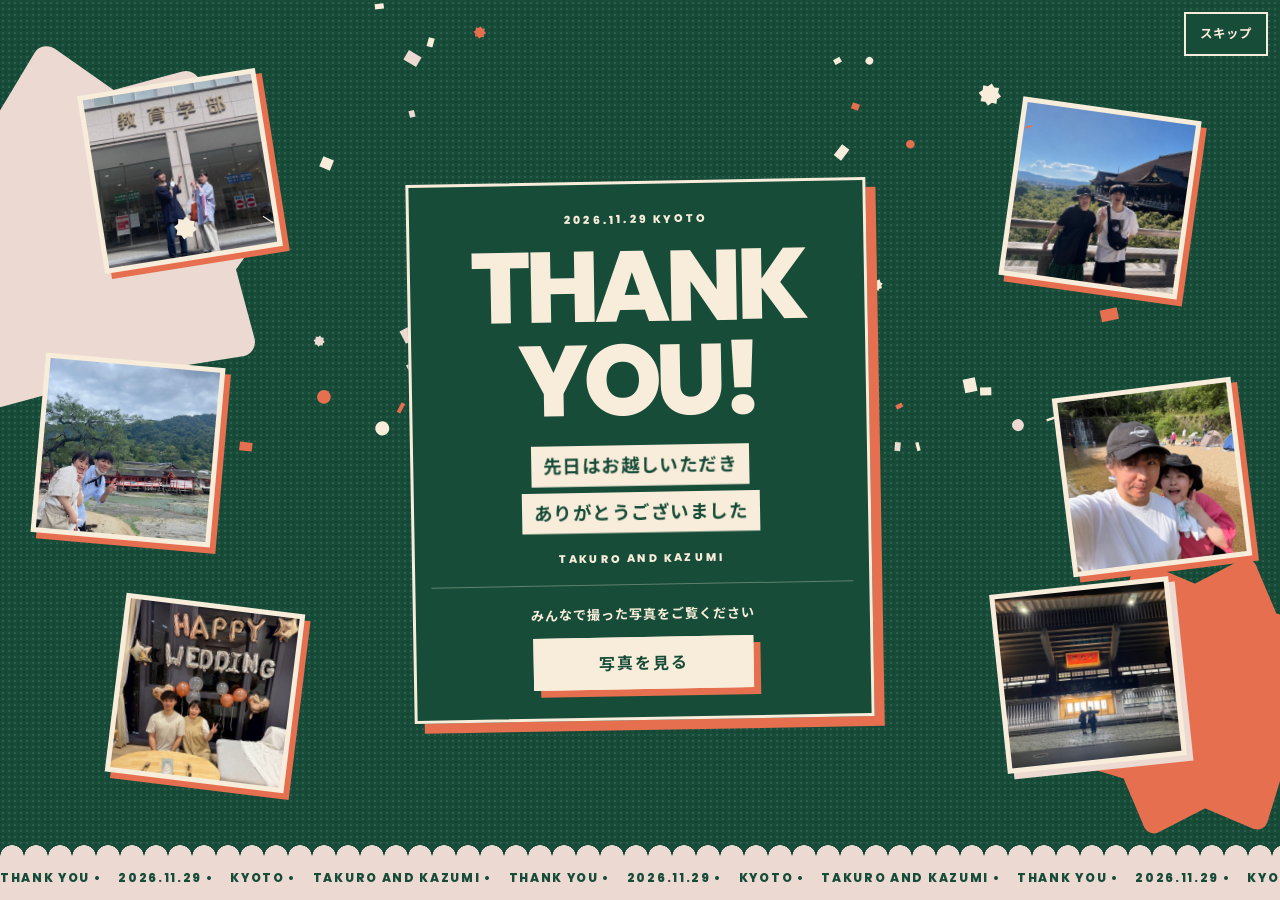
<file: memories.html>
<!DOCTYPE html>
<html lang="ja">
<head>
  <meta charset="UTF-8">
  <meta name="viewport" content="width=device-width, initial-scale=1.0, viewport-fit=cover">
  <meta name="robots" content="noindex, nofollow">
  <meta name="theme-color" content="#174c39">
  <link rel="icon" type="image/svg+xml" href="favicon.svg">
  <link rel="icon" type="image/png" sizes="32x32" href="favicon-32.png">
  <link rel="icon" href="favicon.ico" sizes="any">
  <link rel="apple-touch-icon" href="apple-touch-icon.png">
  <title>Our Memories</title>
  <meta name="description" content="2026年11月28日 29日 京都で撮った写真のアルバムです。">
  <link rel="preconnect" href="https://fonts.googleapis.com">
  <link rel="preconnect" href="https://fonts.gstatic.com" crossorigin>
  <link href="https://fonts.googleapis.com/css2?family=Noto+Sans+JP:wght@400;500;700&family=Noto+Serif+JP:wght@400;500&family=Poppins:wght@400;500;600;800&display=swap" rel="stylesheet">
  <link rel="stylesheet" href="css/theme.css">
  <link rel="stylesheet" href="css/memories.css">
  <link rel="stylesheet" href="css/memories-intro.css">
</head>
<body>
  <!-- オープニング演出（お礼のメッセージ）。中身の文字は memories-intro.js が1文字ずつに分けて動かす -->
  <!-- 見た目は招待状ページ（緑のポスター調）に合わせている。スタイルは css/memories-intro.css -->
  <div class="mem-intro" id="intro" hidden>
    <!-- 下からせり上がる色の面（オレンジ → ピンク → 緑）。最後の緑が地になる -->
    <div class="mem-intro__panel mem-intro__panel--accent" aria-hidden="true"></div>
    <div class="mem-intro__panel mem-intro__panel--soft" aria-hidden="true"></div>
    <div class="mem-intro__panel mem-intro__panel--ground" aria-hidden="true"></div>
    <div class="mem-intro__star mem-intro__star--soft" aria-hidden="true"><i></i></div>
    <div class="mem-intro__star mem-intro__star--accent" aria-hidden="true"><i></i></div>
    <div class="mem-intro__pols" id="introPols" aria-hidden="true"></div>
    <div class="mem-intro__body">
      <div class="mem-intro__card">
        <p class="mem-intro__caps mem-intro__caps--top">2026.11.29 Kyoto</p>
        <p class="mem-intro__thanks" id="introThanks">Thank you!</p>
        <p class="mem-intro__msg" id="introMsg"></p>
        <p class="mem-intro__caps mem-intro__caps--bottom">Takuro and Kazumi</p>
        <div class="mem-intro__next">
          <p class="mem-intro__sub" id="introSub">みんなで撮った写真をご覧ください</p>
          <button class="mem-intro__go" id="introGo" type="button">写真を見る</button>
        </div>
      </div>
    </div>
    <!-- 紙吹雪。カードより後ろ・写真より前を通る（文字に被らないように） -->
    <canvas class="mem-intro__canvas" id="introCanvas" aria-hidden="true"></canvas>
    <div class="mem-intro__band" aria-hidden="true"><div class="mem-intro__band-track" id="introBand"></div></div>
    <div class="mem-intro__out" aria-hidden="true"></div>
    <button class="mem-intro__skip" id="introSkip" type="button">スキップ</button>
  </div>

  <!-- 合言葉の入力 -->
  <section class="mem-gate" id="gate" hidden>
    <div class="mem-gate__deco" aria-hidden="true">
      <span class="mem-star mem-gate__star--soft"></span>
      <span class="mem-star mem-gate__star--accent"></span>
    </div>
    <form class="mem-gate__card" id="gateForm" autocomplete="off">
      <p class="mem-caps">Photo Album</p>
      <h1 class="mem-display mem-gate__title">Our<br>Memories</h1>
      <p class="mem-label">思い出のアルバム</p>
      <p class="mem-gate__text">みんなで撮った写真を<br>ご覧いただけます</p>
      <label class="mem-gate__label" for="gatePass">合言葉</label>
      <input class="mem-gate__input" id="gatePass" type="password" inputmode="text" autocapitalize="off" spellcheck="false" required>
      <button class="mem-btn mem-btn--primary" id="gateBtn" type="submit">ひらく</button>
      <p class="mem-gate__err" id="gateErr" role="alert" hidden></p>
    </form>
  </section>

  <!-- 写真の一覧 -->
  <div class="mem-album" id="album" hidden>
    <header class="mem-top">
      <span class="mem-star mem-top__star" aria-hidden="true"></span>
      <p class="mem-caps" id="topDate">2026.11.28 – 29 Kyoto</p>
      <h1 class="mem-display mem-top__title">Our<br>Memories</h1>
      <p class="mem-label mem-label--paper">思い出のアルバム</p>
    </header>

    <nav class="mem-tabs" id="tabs" role="tablist" aria-label="アルバム" hidden></nav>

    <main class="mem-main">
      <div id="gallery"></div>
      <p class="mem-status" id="status" hidden></p>
    </main>

    <footer class="mem-foot">
      <p class="mem-foot__count" id="total"></p>
      <button class="mem-foot__link" id="relock" type="button">合言葉を入れなおす</button>
    </footer>
  </div>

  <!-- 拡大表示 -->
  <div class="mem-lb" id="lb" role="dialog" aria-modal="true" aria-label="写真の拡大表示" hidden>
    <div class="mem-lb__stage" id="lbStage">
      <img class="mem-lb__img" id="lbImg" alt="">
      <iframe class="mem-lb__video" id="lbVideo" title="動画" allow="autoplay; fullscreen" allowfullscreen hidden></iframe>
    </div>
    <div class="mem-lb__top">
      <span class="mem-lb__count" id="lbCount"></span>
      <button class="mem-icon" id="lbClose" type="button" aria-label="閉じる">
        <svg viewBox="0 0 24 24" aria-hidden="true"><path d="M6 6l12 12M18 6L6 18"/></svg>
      </button>
    </div>
    <button class="mem-icon mem-lb__nav mem-lb__nav--prev" id="lbPrev" type="button" aria-label="前の写真">
      <svg viewBox="0 0 24 24" aria-hidden="true"><path d="M15 5l-7 7 7 7"/></svg>
    </button>
    <button class="mem-icon mem-lb__nav mem-lb__nav--next" id="lbNext" type="button" aria-label="次の写真">
      <svg viewBox="0 0 24 24" aria-hidden="true"><path d="M9 5l7 7-7 7"/></svg>
    </button>
    <div class="mem-lb__cap">
      <span class="mem-label mem-label--paper" id="lbAlbum"></span>
      <span class="mem-lb__meta"><span id="lbAuthor"></span><span class="mem-lb__time" id="lbTime"></span></span>
      <span class="mem-lb__comment" id="lbComment"></span>
    </div>
  </div>

  <script src="core/memories-sealed.js"></script>
  <script src="core/memories-intro.js"></script>
  <script src="core/memories.js"></script>
</body>
</html>
</file>
<file: css/theme.css>
/* ===========================================================================
 * theme.css — トークン既定値（theme.js の DEFAULT_THEME と一致 / Favori 調）
 * applyTheme() がここを上書きする。JS 未実行でも崩れないための保険。
 * フロント・エディター両方が読み込む。
 * =========================================================================== */
:root {
  --pink: #ecd9d1;
  --pinkSoft: #f5e9e4;
  --coral: #ec775b;
  --coral-deep: #d8623f;
  --sage: #c6cec9;
  --sageSoft: #dde2de;
  --ink: #333333;
  --muted: #9c9c9c;
  --paper: #ffffff;
  --line: #d9d9d9;

  /* 旅のしおり（.page--guide）の地色。サイドバー等
     .page--guide の外側からも参照するため :root に置く。 */
  --guide-bg: #fdeef2;

  --font-body: 'Noto Sans JP', sans-serif;
  --font-display: 'Noto Serif JP', serif;
  --font-accent: 'Poppins', sans-serif;

  /* DESIGN.md: radius 4 / 8 / 40 */
  --radius-xs: 4px;
  --radius: 8px;
  --radius-pill: 40px;

  --section-pad: 64px;
  --motion: 350ms;
  --shadow-soft: 0 8px 24px rgba(51, 41, 38, 0.08);
  --shadow: 0 18px 48px rgba(51, 41, 38, 0.12);

  /* 幅プリセット */
  --w-narrow: 380px;
  --w-normal: 430px;   /* スマホ幅カードの基準 */
  --w-wide: 560px;
}

*,
*::before,
*::after {
  box-sizing: border-box;
  margin: 0;
  padding: 0;
}

html {
  scroll-behavior: smooth;
  -webkit-text-size-adjust: 100%;
}

body {
  font-family: var(--font-body);
  font-weight: 400;
  font-size: 16px;
  line-height: 1.85;
  color: var(--ink);
  -webkit-font-smoothing: antialiased;
  text-rendering: optimizeLegibility;
}

/* 英字アクセント（小キャップ） */
.txt-en {
  font-family: var(--font-accent);
  letter-spacing: 0.18em;
  text-transform: uppercase;
}

/* 明朝の見出し */
.txt-serif {
  font-family: var(--font-display);
}

/* フォーカスリング（DESIGN.md: focus-visible 必須） */
:focus-visible {
  outline: 2px solid var(--coral);
  outline-offset: 2px;
}
</file>
<file: css/memories.css>
/* ===========================================================================
 * memories.css — 思い出アルバム（memories.html）の合言葉画面・一覧・拡大表示
 *
 * 見た目は招待状ページ（blocks.css の「招待状専用テーマ」）に合わせている。
 *   緑の地・生成り・ピンク・オレンジのベタ塗り / 極太の英字見出し / 緑のラベル
 *   丸い星形（soft-star.svg）/ 波型の紙端 / 角ばった枠にオレンジの影
 * オープニング演出は memories-intro.css。
 * =========================================================================== */
:root {
  /* 招待状ページの --invite-* と同じ値。役割で名前を付けている */
  --iv-ground: #174c39;        /* 地の緑・文字 */
  --iv-ground-deep: #0f3a2b;   /* 緑のボタンのホバー */
  --iv-paper: #f8edda;         /* 生成り。緑との比 8.6:1 */
  --iv-soft: #ecd9d1;          /* ピンク。緑の文字を載せて 7.2:1 */
  --iv-accent: #e66f50;        /* オレンジ。影・星などの面にだけ使う（小さい文字には使わない） */
  --iv-line: rgba(23, 76, 57, .26);
  --iv-err: #a8391f;           /* エラーの文字。生成りの上で 5.5:1 */
  --iv-lb-bg: #10201a;         /* 拡大表示の地色（ごく暗い緑） */
  --iv-lb-mut: rgba(248, 237, 218, .78);
  /* 招待状ページの body と同じ、細かい点の紙目（緑の面に重ねる） */
  --iv-dots: radial-gradient(rgba(255, 255, 255, .10) .7px, transparent .8px),
             radial-gradient(rgba(0, 0, 0, .14) .7px, transparent .8px);
  --iv-bounce: cubic-bezier(0.34, 1.4, 0.64, 1);   /* index.html の blockBounceIn と同じ */
  --iv-wipe: cubic-bezier(0.77, 0, 0.18, 1);

  --mem-fs-hero: clamp(3.2rem, 15vw, 5.5rem);    /* 一覧の扉の見出し */
  --mem-fs-title: clamp(2.6rem, 12vw, 3.4rem);   /* 合言葉画面の見出し */
  --mem-fs-h2: clamp(2rem, 9vw, 2.75rem);        /* アルバムごとの見出し */
  --mem-fs-body: 0.95rem;
  --mem-fs-cap: 0.82rem;
  --mem-fs-label: 0.7rem;                         /* 緑のラベル・英字の小見出し */

  --sp-1: .5rem; --sp-2: 1rem; --sp-3: 1.5rem; --sp-4: 2rem; --sp-5: 3rem;
  --safe-t: env(safe-area-inset-top, 0px);
  --safe-b: env(safe-area-inset-bottom, 0px);
}

body { background: var(--iv-paper); color: var(--iv-ground); }
body.is-locked { overflow: hidden; }   /* 拡大表示・演出の最中は後ろをスクロールさせない */
[hidden] { display: none !important; }
:focus-visible { outline-color: var(--iv-ground); }

/* ===== 共通の部品 ===== */
/* 極太の英字見出し（招待状の .wb-heading と同じ組み） */
.mem-display {
  font-family: var(--font-accent); font-weight: 800;
  line-height: .94; letter-spacing: -.055em; text-transform: uppercase;
}
/* 英字の小見出し（COUNT DOWN などと同じ組み） */
.mem-caps {
  font: 800 var(--mem-fs-label)/1 var(--font-accent);
  letter-spacing: .2em; text-transform: uppercase;
}
/* 緑のラベル（「ご挨拶」などと同じ） */
.mem-label {
  display: inline-block; padding: 7px 11px 8px;
  background: var(--iv-ground); color: var(--iv-paper);
  font-size: var(--mem-fs-label); font-weight: 700; line-height: 1.3; letter-spacing: .1em;
}
.mem-label--paper { background: var(--iv-paper); color: var(--iv-ground); }

/* 丸い星形（招待状ページのあしらいと同じ画像） */
.mem-star {
  position: absolute; aspect-ratio: 1; pointer-events: none;
  -webkit-mask: url('../assets/soft-star.svg') center / contain no-repeat;
  mask: url('../assets/soft-star.svg') center / contain no-repeat;
}

.mem-btn {
  display: inline-flex; align-items: center; justify-content: center;
  min-height: 52px; width: 100%;
  font: inherit; font-size: 1rem; font-weight: 700; letter-spacing: .12em;
  padding: .7em 1.8em; border-radius: 0; cursor: pointer;
  transition: background .2s ease, transform .12s ease, box-shadow .12s ease;
}
.mem-btn--primary {
  background: var(--iv-ground); color: var(--iv-paper);
  border: 2px solid var(--iv-ground);
  box-shadow: 6px 6px 0 var(--iv-accent);
}
.mem-btn--primary:hover { background: var(--iv-ground-deep); }
.mem-btn--primary:active { transform: translate(3px, 3px); box-shadow: 3px 3px 0 var(--iv-accent); }
.mem-btn[disabled] { opacity: .7; cursor: progress; }

.mem-icon {
  display: inline-flex; align-items: center; justify-content: center;
  width: 44px; height: 44px; border-radius: 0; cursor: pointer;
  color: var(--iv-paper); background: rgba(16, 32, 26, .55);
  border: 1.5px solid rgba(248, 237, 218, .55);
}
.mem-icon:hover { background: var(--iv-paper); color: var(--iv-ground); }
.mem-icon svg { width: 22px; height: 22px; fill: none; stroke: currentColor; stroke-width: 1.8; stroke-linecap: round; stroke-linejoin: round; }

/* ===== 合言葉の入力 ===== */
.mem-gate {
  position: fixed; inset: 0; z-index: 10;
  display: flex; align-items: center; justify-content: center;
  padding: var(--sp-3) 20px;
  background-color: var(--iv-ground); background-image: var(--iv-dots);
  background-position: 0 0, 3px 3px; background-size: 6px 6px;
  overflow-x: hidden; overflow-y: auto;
}
/* 星の位置はオープニング演出の終わりと同じ（演出から続けて見たときにつながる） */
.mem-gate__deco { position: absolute; inset: 0; overflow: hidden; pointer-events: none; }
.mem-gate__star--soft { width: min(410px, 105vw); left: -200px; top: 6%; transform: rotate(-12deg); background: var(--iv-soft); }
.mem-gate__star--accent { width: min(300px, 78vw); right: -130px; bottom: 4%; transform: rotate(20deg); background: var(--iv-accent); }

.mem-gate__card {
  position: relative; z-index: 1;
  width: 100%; max-width: 360px;
  padding: 30px 22px 26px; text-align: center;
  background: var(--iv-paper); color: var(--iv-ground);
  border: 2px solid var(--iv-ground);
  box-shadow: 8px 8px 0 var(--iv-accent);
  opacity: 0;   /* 演出が終わってから memories.js が .is-in を付けて出す */
}
.mem-gate.is-in .mem-gate__card { opacity: 1; animation: memBounceIn .7s var(--iv-bounce) both; }
.mem-gate__title { margin-top: 12px; font-size: var(--mem-fs-title); }
.mem-gate__card .mem-label { margin-top: 12px; }
.mem-gate__text { margin: 20px 0 22px; font-size: var(--mem-fs-body); font-weight: 500; line-height: 1.9; }
.mem-gate__label {
  display: block; margin-bottom: 6px;
  font-size: var(--mem-fs-cap); font-weight: 700; letter-spacing: .12em;
}
.mem-gate__input {
  width: 100%; min-height: 50px;
  font: inherit; font-size: 16px; /* 16px 未満だと iPhone で入力時に拡大される */
  padding: 12px 16px; margin-bottom: 18px;
  border: 2px solid var(--iv-ground); border-radius: 0;
  background: #fff; color: var(--iv-ground);
  text-align: center; letter-spacing: .1em;
  transition: box-shadow .12s ease;
}
.mem-gate__input:focus { outline: none; box-shadow: 5px 5px 0 var(--iv-accent); }
.mem-gate__err {
  margin-top: 16px; font-size: var(--mem-fs-cap); font-weight: 700; line-height: 1.7;
  color: var(--iv-err); white-space: pre-line;
}

/* ===== 一覧：扉（緑のポスター面） ===== */
.mem-top {
  position: relative; overflow: hidden; text-align: center;
  padding: calc(56px + var(--safe-t)) 20px 88px;
  background-color: var(--iv-ground); background-image: var(--iv-dots);
  background-position: 0 0, 3px 3px; background-size: 6px 6px;
  color: var(--iv-paper);
}
/* 下の端は波型で生成りの面につなぐ */
.mem-top::after {
  content: ''; position: absolute; left: 0; right: 0; bottom: -1px; height: 12px;
  background: radial-gradient(circle at 12px 12px, var(--iv-paper) 11.5px, transparent 12px) 0 0 / 24px 12px repeat-x;
}
/* 星は右下の角。見出しに被らない高さまで下げてある（生成りの文字はピンクの上で読めないため） */
.mem-top__star { width: 240px; right: -110px; bottom: -130px; transform: rotate(20deg); background: var(--iv-soft); }
.mem-top > :not(.mem-star) { position: relative; }
.mem-top__title { margin-top: 14px; font-size: var(--mem-fs-hero); }
.mem-top .mem-label { margin-top: 16px; }

/* アルバムの切り替え（招待状のページ切り替えタブと同じ作り） */
.mem-tabs {
  position: sticky; top: 0; z-index: 5;
  display: flex; justify-content: center; gap: 0;
  padding: 9px;
  background: rgba(248, 237, 218, .96);
  border-bottom: 2px solid var(--iv-ground);
}
.mem-tab {
  min-height: 44px; padding: 0 16px;
  font: inherit; font-size: var(--mem-fs-cap); font-weight: 700; letter-spacing: .06em;
  border: 0; border-radius: 0;
  background: transparent; color: var(--iv-ground); cursor: pointer;
}
.mem-tab.is-active { background: var(--iv-ground); color: var(--iv-paper); }
.mem-tab:not(.is-active):hover { background: var(--iv-soft); }

/* ===== 一覧：写真 ===== */
.mem-main { max-width: 1080px; margin: 0 auto; padding: var(--sp-4) 0 var(--sp-5); }

.mem-sec + .mem-sec { margin-top: 56px; }
.mem-sec__head { padding: 0 16px; margin-bottom: 14px; }
.mem-sec__title { font-size: var(--mem-fs-h2); }
.mem-sec__sub { display: flex; align-items: center; justify-content: space-between; gap: 12px; margin-top: 10px; }
.mem-sec__count { font-size: var(--mem-fs-cap); font-weight: 700; }

/* SP: 3列ぴったり（隙間は細く）。PC: 余白を付けて大きめのタイル */
.mem-grid { display: grid; grid-template-columns: repeat(3, 1fr); gap: 3px; }
.mem-thumb {
  position: relative; display: block; aspect-ratio: 1 / 1;
  padding: 0; border: 0; border-radius: 0; overflow: hidden; cursor: zoom-in;
  background: var(--iv-soft);
  transition: transform .15s ease, box-shadow .15s ease;
}
.mem-thumb img {
  width: 100%; height: 100%; object-fit: cover; display: block;
  transition: opacity .4s ease; opacity: 0;
}
.mem-thumb img.is-loaded { opacity: 1; }
.mem-thumb:focus-visible { outline-offset: -4px; outline-color: var(--iv-paper); }
/* コメントがある写真には小さな印 */
/* 動画には ▶ の印。サムネイルが出る前でも動画と分かるよう下地を緑にする */
.mem-thumb.is-video { background: var(--iv-ground); }
.mem-thumb.is-video::before {
  content: '▶'; position: absolute; left: 50%; top: 50%; z-index: 1;
  display: grid; place-items: center; width: 40px; height: 40px; padding-left: 3px;
  border-radius: 50%; background: rgba(16, 32, 26, .6); color: var(--iv-paper);
  font-size: 14px; line-height: 1; transform: translate(-50%, -50%); pointer-events: none;
}
.mem-thumb.has-comment::after {
  content: ''; position: absolute; right: 6px; bottom: 6px;
  width: 9px; height: 9px; border-radius: 50%;
  background: var(--iv-accent); box-shadow: 0 0 0 2px var(--iv-paper);
}

@media (min-width: 820px) {
  .mem-main { padding-left: 24px; padding-right: 24px; }
  .mem-sec__head { padding: 0; }
  .mem-grid { grid-template-columns: repeat(auto-fill, minmax(200px, 1fr)); gap: 12px; }
  .mem-gate__star--soft { left: -120px; top: 4%; }
  .mem-gate__star--accent { right: -70px; bottom: 6%; }
  .mem-top__star { width: 320px; right: -120px; bottom: -170px; }
}
/* マウスのある端末では、写真が少し浮いてオレンジの影が出る */
@media (hover: hover) and (min-width: 820px) {
  .mem-thumb:hover { transform: translate(-3px, -3px); box-shadow: 6px 6px 0 var(--iv-accent); z-index: 1; }
}

.mem-status {
  text-align: center; padding: var(--sp-5) 24px;
  font-size: var(--mem-fs-body); font-weight: 500; line-height: 1.9;
  white-space: pre-line;
}

.mem-foot {
  text-align: center; padding: var(--sp-3) 16px calc(var(--sp-5) + var(--safe-b));
  border-top: 2px solid var(--iv-ground); max-width: 1080px; margin: 0 auto;
}
.mem-foot__count { font-size: var(--mem-fs-cap); font-weight: 700; }
.mem-foot__link {
  margin-top: 6px; min-height: 44px; padding: 0 12px;
  font: inherit; font-size: var(--mem-fs-cap); color: var(--iv-ground);
  background: none; border: 0; text-decoration: underline; text-underline-offset: 3px; cursor: pointer;
}

/* ===== 拡大表示 ===== */
.mem-lb {
  position: fixed; inset: 0; z-index: 20;
  background: var(--iv-lb-bg); color: var(--iv-paper);
  animation: memFade .25s ease both;
}
.mem-lb__stage { position: absolute; inset: 0; display: flex; align-items: center; justify-content: center; touch-action: pan-y; }
.mem-lb__img {
  max-width: 100%; max-height: 100%; object-fit: contain;
  -webkit-user-select: none; user-select: none;
}
.mem-lb__img[hidden], .mem-lb__video[hidden] { display: none; }
/* 動画は Google ドライブの再生画面。上下の帯と前後ボタンに重ならない大きさにする */
.mem-lb__video {
  width: min(100%, 900px); height: calc(100% - 180px - var(--safe-t) - var(--safe-b));
  border: 0; background: #000;
}
.mem-lb__top {
  position: absolute; top: 0; left: 0; right: 0;
  display: flex; align-items: center; justify-content: space-between;
  padding: calc(8px + var(--safe-t)) 8px 8px 16px;
  background: linear-gradient(to bottom, rgba(16, 32, 26, .7), transparent);
}
.mem-lb__count { font: 800 var(--mem-fs-label)/1 var(--font-accent); letter-spacing: .16em; color: var(--iv-lb-mut); }
.mem-lb__nav { position: absolute; top: 50%; transform: translateY(-50%); }
.mem-lb__nav--prev { left: 8px; }
.mem-lb__nav--next { right: 8px; }
.mem-lb__cap {
  position: absolute; left: 0; right: 0; bottom: 0;
  display: flex; flex-direction: column; align-items: flex-start; gap: 6px;
  padding: var(--sp-4) 16px calc(var(--sp-2) + var(--safe-b));
  background: linear-gradient(to top, rgba(16, 32, 26, .8), transparent);
  pointer-events: none;
}
.mem-lb__meta { display: flex; gap: 10px; align-items: baseline; font-size: var(--mem-fs-body); font-weight: 700; }
.mem-lb__time { font-family: var(--font-accent); font-size: 0.75rem; font-weight: 500; color: var(--iv-lb-mut); }
.mem-lb__comment { font-size: var(--mem-fs-body); font-weight: 500; line-height: 1.7; }
.mem-lb__comment:empty { display: none; }

/* SP は左右の矢印を出さずスワイプで送る（写真に被るため） */
@media (max-width: 819px) {
  .mem-lb__nav { display: none; }
  /* 動画の再生画面の上ではスワイプが効かないので、動画のときだけ矢印を出す */
  .mem-lb.is-video .mem-lb__nav:not([hidden]) { display: inline-flex; }
}

@keyframes memFade { from { opacity: 0; } to { opacity: 1; } }
/* index.html の blockBounceIn と同じ */
@keyframes memBounceIn {
  0%   { opacity: 0; transform: translateY(40px) scale(0.94); }
  55%  { opacity: 1; transform: translateY(-8px) scale(1.02); }
  75%  { transform: translateY(4px) scale(0.99); }
  100% { opacity: 1; transform: translateY(0) scale(1); }
}

@media (prefers-reduced-motion: reduce) {
  .mem-lb { animation: none; }
  .mem-gate.is-in .mem-gate__card { animation: none; }
  .mem-thumb, .mem-thumb img, .mem-btn { transition: none; }
  .mem-thumb:hover { transform: none; }
}
</file>
<file: css/memories-intro.css>
/* ===========================================================================
 * memories-intro.css — 思い出アルバムのオープニング演出（お礼のメッセージ）
 *
 * 見た目と動きは招待状ページ（blocks.css の「招待状専用テーマ」）に合わせている。
 *   緑の地・生成り・ピンク・オレンジのベタ塗り / 極太の英字見出し / 丸い星形（soft-star.svg）
 *   波型の紙端 / オレンジの影が付いた生成り枠のカード（カウントダウンの枠と同じ）/ 少し傾けた写真
 *   動きは index.html の blockBounceIn・charPop と同じ「弾んで出てくる」調子
 *
 * 時間の流れ（秒）:
 *   0.1 色の面が3枚せり上がる → 1.0 星 → 1.25 カード → 1.65 上の英字 → 1.75 THANK YOU! が1文字ずつ
 *   → 2.45 紙吹雪 → 2.65 お礼の文 → 3.0 写真 → 3.1 下の英字 → 3.3 下の帯 → 3.6 添え書き → 3.85 ボタン
 *   文字・ラベル・写真・添え書き・ボタンの遅れは memories-intro.js が style で入れる
 * =========================================================================== */
/* 色（--iv-*）と動きの調子（--iv-bounce / --iv-wipe）は memories.css の :root で決めている */
.mem-intro {
  position: fixed; inset: 0; z-index: 30; overflow: hidden;
  display: flex; align-items: center; justify-content: center;
  background: var(--iv-paper); color: var(--iv-paper);
}
.mem-intro :focus-visible { outline-color: var(--iv-paper); outline-offset: 4px; }

/* ---- 色の面と波型の紙端 ---- */
.mem-intro__panel, .mem-intro__out, .mem-intro__band { transform: translateY(calc(100% + 14px)); }
.mem-intro__panel, .mem-intro__out { position: absolute; inset: 0; }
.mem-intro__panel { animation: inWipe .55s var(--iv-wipe) both; }
.mem-intro__panel::before, .mem-intro__out::before, .mem-intro__band::before {
  content: ''; position: absolute; left: 0; right: 0; bottom: 100%;
  height: 12px; margin-bottom: -1px;
  background: radial-gradient(circle at 12px 12px, currentColor 11.5px, transparent 12px) 0 0 / 24px 12px repeat-x;
}
.mem-intro__panel--accent { background: var(--iv-accent); color: var(--iv-accent); animation-delay: .1s; }
.mem-intro__panel--soft { background: var(--iv-soft); color: var(--iv-soft); animation-delay: .36s; }
.mem-intro__panel--ground {
  /* 招待状ページの body と同じ、細かい点の紙目 */
  background-color: var(--iv-ground); color: var(--iv-ground);
  background-image:
    radial-gradient(rgba(255, 255, 255, .10) .7px, transparent .8px),
    radial-gradient(rgba(0, 0, 0, .14) .7px, transparent .8px);
  background-position: 0 0, 3px 3px; background-size: 6px 6px;
  animation-delay: .62s;
}
.mem-intro__out { z-index: 10; background: var(--iv-accent); color: var(--iv-accent); }

/* ---- 丸い星形（招待状ページのあしらいと同じ画像） ---- */
.mem-intro__star {
  position: absolute; z-index: 1; aspect-ratio: 1;
  transform: scale(0) rotate(-120deg);
  animation: inStar .75s var(--iv-bounce) both;
}
.mem-intro__star i {
  display: block; width: 100%; height: 100%;
  -webkit-mask: url('../assets/soft-star.svg') center / contain no-repeat;
  mask: url('../assets/soft-star.svg') center / contain no-repeat;
  animation: inSpin 70s linear infinite;
}
.mem-intro__star--soft { --rot: -12deg; width: min(410px, 105vw); left: -200px; top: 6%; animation-delay: 1s; }
.mem-intro__star--soft i { background: var(--iv-soft); }
.mem-intro__star--accent { --rot: 20deg; width: min(300px, 78vw); right: -130px; bottom: 4%; animation-delay: 1.15s; }
.mem-intro__star--accent i { background: var(--iv-accent); animation-direction: reverse; }

/* ---- 中央のカード（カウントダウンの枠と同じ作り） ---- */
.mem-intro__body {
  position: relative; z-index: 4;
  width: 100%; max-width: 504px; padding: 0 22px;
  display: flex; flex-direction: column; align-items: center;
}
.mem-intro__card {
  width: 100%; padding: 30px 16px 28px; text-align: center;
  border: 3px solid var(--iv-paper); background: var(--iv-ground);
  box-shadow: 10px 10px 0 var(--iv-accent);
  transform: rotate(-1deg); opacity: 0;
  animation: inCard .75s var(--iv-bounce) 1.25s both;
}
.mem-intro__caps {
  font: 800 11px/1 var(--font-accent); letter-spacing: .2em; text-transform: uppercase;
  opacity: 0; animation: inRise .5s var(--iv-bounce) both;
}
.mem-intro__caps--top { animation-delay: 1.65s; }
.mem-intro__caps--bottom { margin-top: 20px; animation-delay: 3.1s; }

.mem-intro__thanks {
  margin-top: 14px;
  font-family: var(--font-accent); font-weight: 800;
  font-size: clamp(4rem, 21vw, 6.25rem); line-height: .94; letter-spacing: -.055em;
  text-transform: uppercase;
}
.mem-intro__thanks .ln { display: block; white-space: nowrap; }
.mem-intro__thanks .ch {
  display: inline-block; opacity: 0;
  /* 1つめ: ポンと出る（index.html の charPop と同じ調子） / 2つめ: 出そろったあと順番に小さく跳ねる */
  animation: inChar .5s cubic-bezier(0.34, 1.5, 0.64, 1) both, inHop 3.6s ease-in-out infinite;
}

.mem-intro__msg { margin-top: 18px; display: flex; flex-direction: column; align-items: center; gap: 6px; }
.mem-intro__msg .lb {
  display: inline-block; padding: 7px 12px 8px; white-space: nowrap;
  background: var(--iv-paper); color: var(--iv-ground);
  font-weight: 700; font-size: clamp(.95rem, 4.1vw, 1.15rem); line-height: 1.4; letter-spacing: .08em;
  clip-path: inset(0 100% 0 0);
  animation: inLabelL .45s var(--iv-wipe) both;
}
.mem-intro__msg .lb:nth-child(even) { clip-path: inset(0 0 0 100%); animation-name: inLabelR; }

/* 添え書きとボタン。細い線で区切ってカードの下側に置く */
.mem-intro__next {
  margin-top: 20px; padding-top: 18px;
  border-top: 1px solid rgba(248, 237, 218, .32);
}
.mem-intro__sub {
  font-size: .82rem; font-weight: 700; line-height: 1.7; letter-spacing: .08em;
  opacity: 0; animation: inRise .5s var(--iv-bounce) both;
}
.mem-intro__go {
  margin-top: 12px; min-height: 52px; min-width: 220px; padding: 0 28px;
  font: inherit; font-size: 1rem; font-weight: 700; letter-spacing: .12em;
  color: var(--iv-ground); background: var(--iv-paper);
  border: 2px solid var(--iv-paper); border-radius: 0;
  box-shadow: 7px 7px 0 var(--iv-accent);
  cursor: pointer; opacity: 0;
  animation: inBtn .7s var(--iv-bounce) both, inNudge 1.8s steps(1) infinite;
}
.mem-intro__go:hover { background: var(--iv-soft); border-color: var(--iv-soft); }

.mem-intro__skip {
  position: absolute; z-index: 12;
  top: calc(12px + var(--safe-t)); right: 12px;
  min-height: 44px; padding: 0 14px;
  font: inherit; font-size: .78rem; font-weight: 700; letter-spacing: .08em;
  color: var(--iv-paper); background: var(--iv-ground);
  border: 2px solid var(--iv-paper); border-radius: 0;
  cursor: pointer; opacity: 0; animation: inRise .4s ease 1.2s both;
}
.mem-intro__skip:hover { background: var(--iv-paper); color: var(--iv-ground); }

/* ---- まわりの写真（生成りのふち＋オレンジの影。カードの後ろから少しのぞく） ---- */
.mem-intro__pols { position: absolute; inset: 0; z-index: 3; pointer-events: none; }
.mem-pol {
  position: absolute; width: clamp(88px, 23vw, 180px); opacity: 0;
  animation: inSlap .5s cubic-bezier(0.3, 1.5, 0.5, 1) both;
}
.mem-pol__in {
  padding: 5px; background: var(--iv-paper);
  box-shadow: 6px 6px 0 var(--iv-accent);
  animation: inJitter 1.6s steps(1) infinite;   /* コマ撮りのように小さく揺れる */
}
.mem-pol img { display: block; width: 100%; aspect-ratio: 1 / 1; object-fit: cover; background: var(--iv-soft); }
.mem-pol:nth-child(even) .mem-pol__in { animation-delay: -.8s; }
.mem-pol--1 { left: -3%;  top: calc(48px + var(--safe-t)); --r: -9deg; }
.mem-pol--2 { right: -3%; top: calc(68px + var(--safe-t)); --r: 8deg; }   /* 上はスキップボタンを避ける */
.mem-pol--3 { left: -4%;  bottom: calc(70px + var(--safe-b)); --r: 7deg; }
.mem-pol--4 { right: -3%; bottom: calc(78px + var(--safe-b)); --r: -6deg; }
/* 右下の写真はオレンジの星の上に乗るので、影をピンクにして見えるようにする */
.mem-pol--4 .mem-pol__in { box-shadow: 6px 6px 0 var(--iv-soft); }
.mem-pol--5 { left: 3%;   top: 40%; --r: 5deg;  display: none; }
.mem-pol--6 { right: 3%;  top: 43%; --r: -7deg; display: none; }

/* ---- 下の帯（流れる英字） ---- */
.mem-intro__band {
  position: absolute; z-index: 7; left: 0; right: 0; bottom: 0;
  padding-bottom: var(--safe-b);
  background: var(--iv-soft); color: var(--iv-soft);
  animation: inWipe .5s var(--iv-wipe) 3.3s both;
}
.mem-intro__band-track {
  display: flex; width: max-content; white-space: nowrap;
  color: var(--iv-ground);
  font: 800 12px/44px var(--font-accent); letter-spacing: .14em; text-transform: uppercase;
  animation: inMarquee 26s linear infinite;
}
.mem-intro__band-track span { padding-right: 1.4em; }

/* 紙吹雪はカード（z-index 4）より後ろ・写真より前。文字に被らせない */
.mem-intro__canvas { position: absolute; inset: 0; width: 100%; height: 100%; z-index: 3; pointer-events: none; }

/* ---- 終わり方: オレンジの面がせり上がって覆い、全体が上へ抜ける ---- */
.mem-intro.is-leaving, .mem-intro.is-skipping { pointer-events: none; }
.mem-intro.is-leaving .mem-intro__out { animation: inWipe .45s var(--iv-wipe) both; }
.mem-intro.is-leaving { animation: inExit .5s var(--iv-wipe) .45s forwards; }
.mem-intro.is-skipping { animation: inExit .4s var(--iv-wipe) forwards; }

@media (min-width: 820px) {
  .mem-intro__star--soft { left: -120px; top: 4%; }
  .mem-intro__star--accent { right: -70px; bottom: 6%; }
  .mem-pol--1 { left: 7%; top: 9%; }
  .mem-pol--2 { right: 7%; top: 12%; }
  .mem-pol--3 { left: 9%; bottom: 13%; }
  .mem-pol--4 { right: 8%; bottom: 15%; }
  .mem-pol--5, .mem-pol--6 { display: block; }
}
/* 背の低い画面（iPhone SE など）では詰める */
@media (max-height: 720px) {
  .mem-intro__thanks { font-size: clamp(3.4rem, 17.5vw, 5.4rem); margin-top: 10px; }
  .mem-intro__card { padding: 22px 16px 20px; }
  .mem-intro__msg { margin-top: 12px; }
  .mem-intro__caps--bottom { margin-top: 14px; }
  .mem-intro__next { margin-top: 14px; padding-top: 12px; }
  .mem-intro__go { min-height: 48px; margin-top: 8px; }
  .mem-pol { width: clamp(70px, 19vw, 150px); }
  .mem-pol--1 { top: calc(40px + var(--safe-t)); }
  .mem-pol--2 { top: calc(62px + var(--safe-t)); }
  .mem-pol--3 { bottom: calc(58px + var(--safe-b)); }
  .mem-pol--4 { bottom: calc(62px + var(--safe-b)); }
}

@keyframes inWipe { to { transform: translateY(0); } }
@keyframes inStar { to { transform: scale(1) rotate(var(--rot)); } }
@keyframes inSpin { to { transform: rotate(360deg); } }
/* index.html の blockBounceIn に、傾きと影が落ちる動きを足したもの */
@keyframes inCard {
  0%   { opacity: 0; transform: translateY(46px) scale(0.92) rotate(-1deg); box-shadow: 0 0 0 var(--iv-accent); }
  55%  { opacity: 1; transform: translateY(-8px) scale(1.02) rotate(-1deg); }
  75%  { transform: translateY(4px) scale(0.99) rotate(-1deg); }
  100% { opacity: 1; transform: translateY(0) scale(1) rotate(-1deg); }
}
@keyframes inBtn {
  0%   { opacity: 0; transform: translateY(30px) scale(0.9); }
  55%  { opacity: 1; transform: translateY(-6px) scale(1.03); }
  75%  { transform: translateY(3px) scale(0.99); }
  100% { opacity: 1; transform: none; }
}
/* index.html の charPop を見出しの大きさに合わせたもの */
@keyframes inChar {
  0%   { opacity: 0; transform: translateY(42%) scale(0.5) rotate(-8deg); }
  65%  { opacity: 1; transform: translateY(-7%) scale(1.08) rotate(2deg); }
  100% { opacity: 1; transform: none; }
}
@keyframes inHop {
  0%, 12%, 100% { transform: none; }
  6% { transform: translateY(-11%) rotate(-3deg); }
}
@keyframes inLabelL { to { clip-path: inset(0 0 0 0); } }
@keyframes inLabelR { to { clip-path: inset(0 0 0 0); } }
@keyframes inRise { from { opacity: 0; transform: translateY(12px); } to { opacity: 1; transform: none; } }
@keyframes inNudge {
  0%, 100% { box-shadow: 7px 7px 0 var(--iv-accent); }
  50% { box-shadow: 10px 10px 0 var(--iv-accent); }
}
@keyframes inSlap {
  0%   { opacity: 0; transform: scale(2) rotate(calc(var(--r) * 3)); }
  45%  { opacity: 1; }
  100% { opacity: 1; transform: rotate(var(--r)); }
}
@keyframes inJitter {
  0%, 100% { transform: none; }
  50% { transform: rotate(1.6deg) translateY(-2px); }
}
@keyframes inMarquee { to { transform: translateX(-50%); } }
@keyframes inExit { to { transform: translateY(-100%); } }
@keyframes inFadeOut { to { opacity: 0; } }

/* 動きを減らす設定の端末では、出そろった状態を止めて見せる */
@media (prefers-reduced-motion: reduce) {
  .mem-intro *, .mem-intro *::before { animation: none !important; }
  .mem-intro__panel, .mem-intro__band { transform: none; }
  .mem-intro__star { transform: rotate(var(--rot)); }
  .mem-intro__msg .lb, .mem-intro__msg .lb:nth-child(even) { clip-path: none; }
  .mem-intro__card, .mem-intro__caps, .mem-intro__thanks .ch, .mem-intro__sub,
  .mem-intro__go, .mem-intro__skip, .mem-pol { opacity: 1; }
  .mem-pol { transform: rotate(var(--r)); }
  .mem-intro__canvas { display: none; }
  .mem-intro.is-leaving, .mem-intro.is-skipping { animation: inFadeOut .2s ease forwards; }
}
</file>
